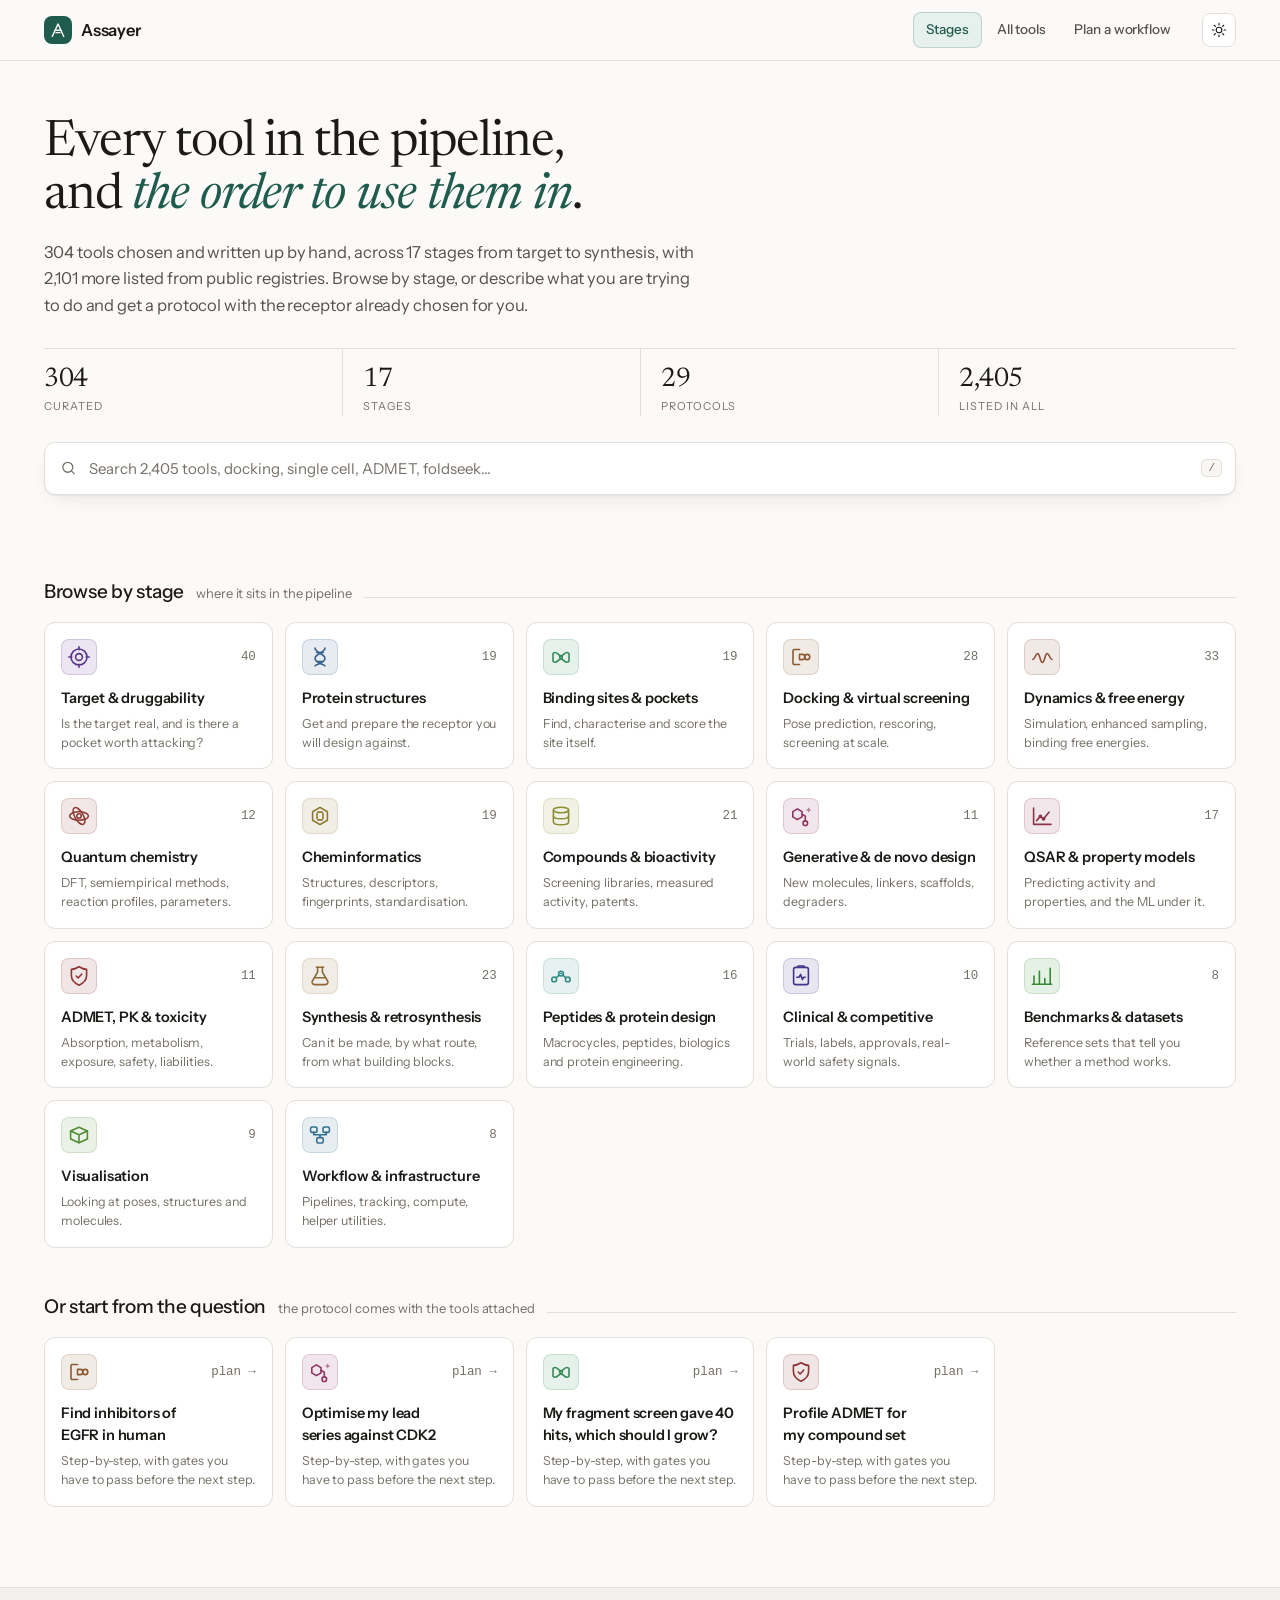
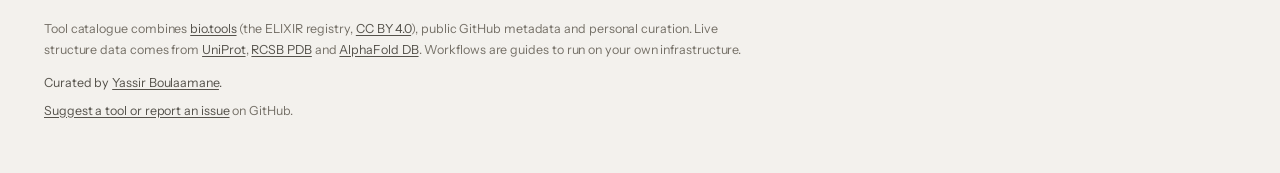
<file: web/index.html>
<!doctype html>
<html lang="en">
<head>
<meta charset="utf-8">
<meta name="viewport" content="width=device-width, initial-scale=1, viewport-fit=cover">
<title>Assayer — Drug-discovery tools &amp; workflow planning</title>
<meta name="description" content="Explore tools for medicinal and computational chemistry. Turn a research question into a workflow with tools, decision gates and live protein structure rankings.">
<link rel="canonical" href="https://assayer.vercel.app/">
<meta property="og:type" content="website">
<meta property="og:site_name" content="Assayer">
<meta property="og:title" content="Assayer — Drug-discovery tools &amp; workflow planning">
<meta property="og:description" content="Explore tools for medicinal and computational chemistry. Plan your next research workflow, with tools and decision gates for each step.">
<meta property="og:url" content="https://assayer.vercel.app/">
<meta property="og:image" content="https://assayer.vercel.app/assets/social-preview.png">
<meta property="og:image:type" content="image/png">
<meta property="og:image:width" content="1200">
<meta property="og:image:height" content="630">
<meta property="og:image:alt" content="Assayer. Drug-discovery tools, and the workflow to put them to work. Explore tools, plan a workflow, run the research.">
<meta name="twitter:card" content="summary_large_image">
<meta name="twitter:title" content="Assayer — Drug-discovery tools &amp; workflow planning">
<meta name="twitter:description" content="Explore tools for medicinal and computational chemistry and plan your next research workflow.">
<meta name="twitter:image" content="https://assayer.vercel.app/assets/social-preview.png">
<meta name="twitter:image:alt" content="Assayer. Drug-discovery tools, and the workflow to put them to work.">
<meta name="color-scheme" content="light dark">
<link rel="preconnect" href="https://rest.uniprot.org">
<link rel="preconnect" href="https://search.rcsb.org">
<link rel="preload" href="assets/fonts/instrument-sans-v4-latin.woff2" as="font" type="font/woff2" crossorigin>
<link rel="preload" href="assets/fonts/newsreader-v26-latin.woff2" as="font" type="font/woff2" crossorigin>
<link rel="stylesheet" href="assets/styles.css?v=ff52373a6b">
<link rel="icon" href="data:image/svg+xml,<svg xmlns='http://www.w3.org/2000/svg' viewBox='0 0 24 24'><rect width='24' height='24' rx='5' fill='%231f5c4d'/><g fill='none' stroke='%23fbfaf8' stroke-width='2.1' stroke-linecap='round' stroke-linejoin='round'><path d='M5.4 19.6 L12 5.4 L18.6 19.6'/><path d='M8.6 12.8 L15.4 12.8'/><path d='M9.7 15.5 L14.3 15.5'/></g></svg>">
</head>
<body>

<header class="top">
  <div class="wrap">
    <a class="brand" href="#/">
      <span class="mark">
        <svg viewBox="0 0 24 24" fill="none" stroke="currentColor" stroke-width="1.9" stroke-linecap="round" stroke-linejoin="round">
          <path d="M4.3 20.6 L12 3.9 L19.7 20.6"/>
          <path d="M8.1 12.4 L15.9 12.4"/>
          <path d="M9.4 15.5 L14.6 15.5"/>
        </svg>
      </span>
      <span>Assayer</span>
    </a>
    <nav class="main" aria-label="Primary">
      <a href="#/" data-route="home">Stages</a>
      <a href="#/browse" data-route="browse">All tools</a>
      <a href="#/workflow" data-route="workflow">Plan a workflow</a>
    </nav>
    <button class="iconbtn" id="theme" title="Switch theme" aria-label="Switch theme">
      <svg viewBox="0 0 24 24" fill="none" stroke="currentColor" stroke-width="1.7" stroke-linecap="round" stroke-linejoin="round">
        <circle cx="12" cy="12" r="4.2"/><path d="M12 2v2.4M12 19.6V22M2 12h2.4M19.6 12H22M4.9 4.9l1.7 1.7M17.4 17.4l1.7 1.7M19.1 4.9l-1.7 1.7M6.6 17.4l-1.7 1.7"/>
      </svg>
    </button>
  </div>
</header>

<main id="app"><div class="wrap"><div class="empty" role="status">Loading the atlas…</div></div></main>
<noscript><div class="wrap"><p>Enable JavaScript to browse tools and plan workflows.</p></div></noscript>

<div class="scrim" id="scrim" hidden></div>
<aside class="drawer" id="drawer" hidden role="dialog" aria-modal="true" aria-label="Tool detail" tabindex="-1"></aside>

<footer>
  <div class="wrap">
    <p>Tool catalogue combines <a href="https://bio.tools" target="_blank" rel="noopener">bio.tools</a>
    (the ELIXIR registry, <a href="https://creativecommons.org/licenses/by/4.0/" target="_blank" rel="noopener">CC&nbsp;BY&nbsp;4.0</a>),
    public GitHub metadata and personal curation. Live structure data comes from
    <a href="https://www.uniprot.org" target="_blank" rel="noopener">UniProt</a>,
    <a href="https://www.rcsb.org" target="_blank" rel="noopener">RCSB PDB</a> and
    <a href="https://alphafold.ebi.ac.uk" target="_blank" rel="noopener">AlphaFold DB</a>.
    Workflows are guides to run on your own infrastructure.</p>
    <p class="footer-credit">Curated by <a href="https://yboulaamane.github.io/" target="_blank" rel="noopener">Yassir Boulaamane</a>.</p>
    <p class="footer-feedback"><a href="https://github.com/yboulaamane/assayer/issues/new" target="_blank" rel="noopener">Suggest a tool or report an issue</a> on GitHub.</p>
  </div>
</footer>

<script type="module" src="assets/app.js?v=5699be5fd0"></script>
</body>
</html>
</file>
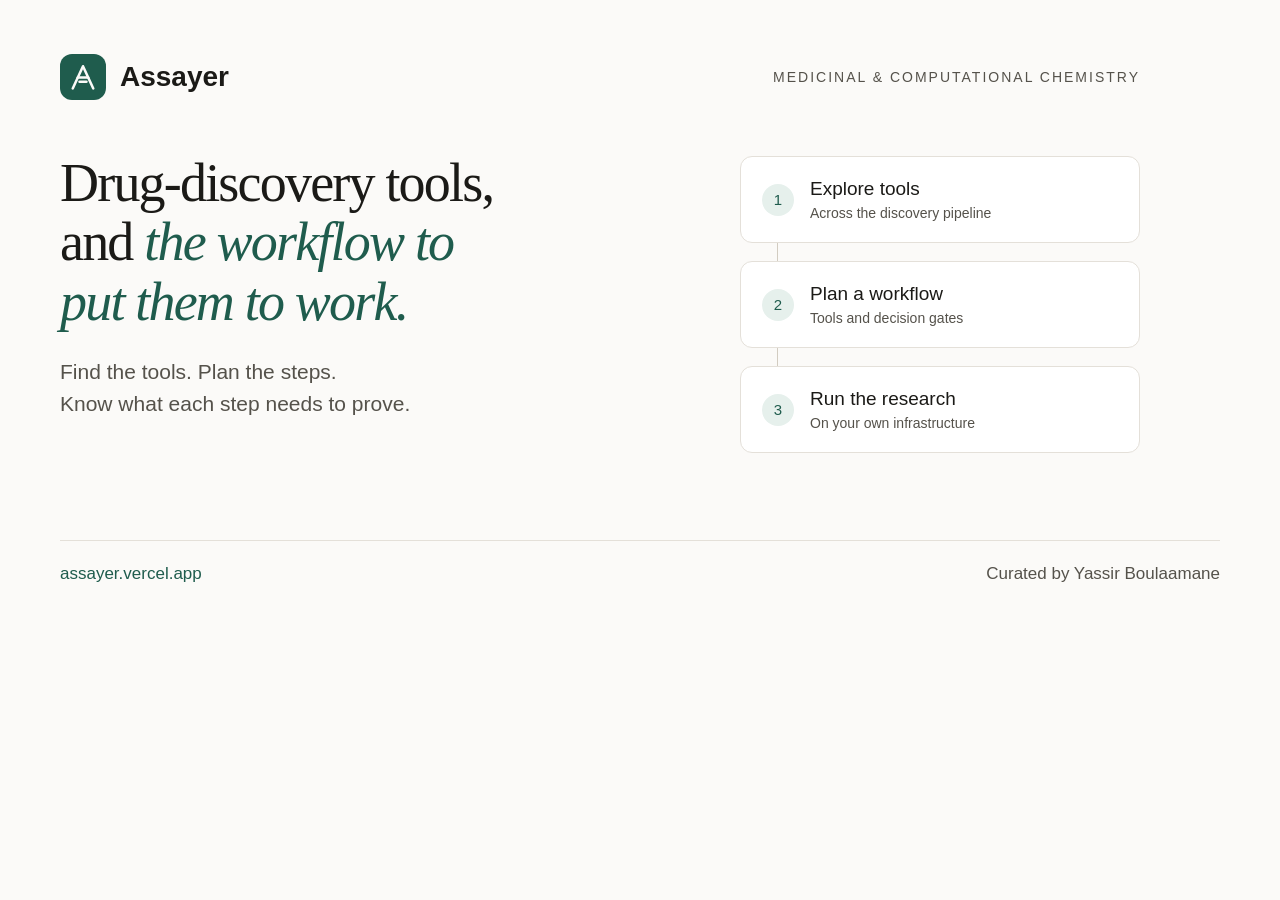
<file: scripts/social-preview.html>
<!doctype html>
<html lang="en">
<meta charset="utf-8">
<title>Assayer social preview source</title>
<style>
  * { box-sizing: border-box; }
  body { margin: 0; width: 1200px; height: 630px; background: #fbfaf8; color: #1b1a17; font-family: Arial, sans-serif; padding: 54px 60px; }
  header { display: flex; align-items: center; gap: 14px; font-size: 28px; font-weight: 600; }
  .mark { width: 46px; height: 46px; background: #1f5c4d; border-radius: 12px; display: grid; place-items: center; }
  .mark svg { width: 32px; height: 32px; }
  .edition { margin-left: auto; font-size: 14px; letter-spacing: 2px; font-weight: 400; color: #55524b; }
  main { display: grid; grid-template-columns: 640px 1fr; gap: 40px; margin-top: 54px; }
  h1 { margin: 0; font: 54px/1.1 Georgia, serif; letter-spacing: -1.8px; }
  h1 em { color: #1f5c4d; font-weight: normal; }
  .description { font-size: 21px; line-height: 1.5; color: #55524b; margin: 24px 0 0; max-width: 560px; }
  .steps { padding-top: 2px; }
  .step { background: #fff; border: 1px solid #e4e0d9; border-radius: 12px; padding: 21px; display: flex; gap: 16px; align-items: center; }
  .num { width: 32px; height: 32px; display: grid; place-items: center; border-radius: 50%; background: #e6f0ec; color: #1f5c4d; font-size: 15px; flex: none; }
  .step b { display: block; font-size: 19px; font-weight: 500; }
  .step small { display: block; font-size: 14px; color: #55524b; margin-top: 5px; }
  .line { height: 18px; margin-left: 37px; border-left: 1px solid #d2ccc1; }
  footer { position: absolute; left: 60px; right: 60px; top: 540px; border-top: 1px solid #e4e0d9; padding-top: 23px; display: flex; justify-content: space-between; font-size: 17px; color: #55524b; }
  footer b { color: #1f5c4d; font-weight: 500; }
</style>
<header>
  <span class="mark"><svg viewBox="0 0 24 24" fill="none" stroke="#fbfaf8" stroke-width="1.9" stroke-linecap="round" stroke-linejoin="round"><path d="M4.3 20.6 L12 3.9 L19.7 20.6"/><path d="M8.1 12.4 L15.9 12.4"/><path d="M9.4 15.5 L14.6 15.5"/></svg></span>
  Assayer <span class="edition">MEDICINAL &amp; COMPUTATIONAL CHEMISTRY</span>
</header>
<main>
  <div>
    <h1>Drug-discovery tools,<br>and <em>the workflow to<br>put them to work.</em></h1>
    <p class="description">Find the tools. Plan the steps.<br>Know what each step needs to prove.</p>
  </div>
  <div class="steps">
    <div class="step"><span class="num">1</span><div><b>Explore tools</b><small>Across the discovery pipeline</small></div></div>
    <div class="line"></div>
    <div class="step"><span class="num">2</span><div><b>Plan a workflow</b><small>Tools and decision gates</small></div></div>
    <div class="line"></div>
    <div class="step"><span class="num">3</span><div><b>Run the research</b><small>On your own infrastructure</small></div></div>
  </div>
</main>
<footer><b>assayer.vercel.app</b><span>Curated by Yassir Boulaamane</span></footer>
</html>
</file>
<file: web/assets/styles.css>
/* ------------------------------------------------------------------- faces */
/* Self-hosted rather than fetched from a font CDN: the catalogue makes no
   third-party requests a visitor did not ask for, and that should hold for
   the typography too. Both families are OFL; the licences sit beside them. */
@font-face {
  font-family: "Instrument Sans";
  src: url("fonts/instrument-sans-v4-latin.woff2") format("woff2");
  font-weight: 400 700; font-style: normal; font-display: swap;
}
@font-face {
  font-family: "Newsreader";
  src: url("fonts/newsreader-v26-latin.woff2") format("woff2");
  font-weight: 200 800; font-style: normal; font-display: swap;
}
@font-face {
  font-family: "Newsreader";
  src: url("fonts/newsreader-v26-latin-italic.woff2") format("woff2");
  font-weight: 400; font-style: italic; font-display: swap;
}

/* ------------------------------------------------------------------ tokens */
:root {
  --bg: #fbfaf8;
  --bg-sunk: #f3f1ed;
  --surface: #ffffff;
  --surface-2: #f7f6f3;
  --line: #e4e0d9;
  --line-strong: #d2ccc1;
  --ink: #1b1a17;
  --ink-2: #55524b;
  --ink-3: #757067;
  --accent: #1f5c4d;
  --accent-soft: #e6f0ec;
  --on-accent: #fbfaf8;
  --warn: #9a5b12;
  --shadow: 0 1px 2px rgba(27, 26, 23, .05), 0 8px 24px -12px rgba(27, 26, 23, .16);
  --shadow-lift: 0 2px 4px rgba(27, 26, 23, .06), 0 18px 40px -18px rgba(27, 26, 23, .28);
  --r-xs: 5px;
  --r-sm: 8px;
  --r: 11px;
  --r-lg: 16px;
  --mono: ui-monospace, "SF Mono", "JetBrains Mono", Menlo, Consolas, monospace;
  --sans: "Instrument Sans", -apple-system, BlinkMacSystemFont, "Segoe UI", Roboto, system-ui, sans-serif;
  --serif: "Newsreader", "Iowan Old Style", "Palatino Linotype", Palatino, Georgia, serif;
  --maxw: 1240px;
  --ease: cubic-bezier(.2, .7, .3, 1);
}
/* The dark palette is warm too. A cream page that turns blue-grey after dark
   reads as two designs rather than one. */
@media (prefers-color-scheme: dark) {
  :root:not([data-theme="light"]) {
    --bg: #1a1815; --bg-sunk: #141210; --surface: #211e1a; --surface-2: #272420;
    --line: #332f29; --line-strong: #453f37; --ink: #efebe4; --ink-2: #aea89e;
    --ink-3: #918a82; --accent: #7fd1b9; --accent-soft: #1e2c28; --on-accent: #141210;
    --warn: #e0a860;
    --shadow: 0 1px 2px rgba(0,0,0,.4), 0 8px 24px -12px rgba(0,0,0,.6);
    --shadow-lift: 0 2px 4px rgba(0,0,0,.45), 0 18px 40px -18px rgba(0,0,0,.8);
  }
  :root:not([data-theme="light"]) .stage-card,
  :root:not([data-theme="light"]) .tool,
  :root:not([data-theme="light"]) .minitool { --c: hsl(var(--h) 52% 66%); }
}
[data-theme="dark"] .stage-card,
[data-theme="dark"] .tool,
[data-theme="dark"] .minitool { --c: hsl(var(--h) 52% 66%); }
[data-theme="dark"] {
  --bg: #1a1815; --bg-sunk: #141210; --surface: #211e1a; --surface-2: #272420;
  --line: #332f29; --line-strong: #453f37; --ink: #efebe4; --ink-2: #aea89e;
  --ink-3: #918a82; --accent: #7fd1b9; --accent-soft: #1e2c28; --on-accent: #141210;
  --warn: #e0a860;
  --shadow: 0 1px 2px rgba(0,0,0,.4), 0 8px 24px -12px rgba(0,0,0,.6);
  --shadow-lift: 0 2px 4px rgba(0,0,0,.45), 0 18px 40px -18px rgba(0,0,0,.8);
}

* { box-sizing: border-box; }
[hidden] { display: none !important; }
html { scroll-behavior: smooth; }
body {
  margin: 0; background: var(--bg); color: var(--ink);
  font: 15px/1.58 var(--sans);
  letter-spacing: -.005em;
  font-optical-sizing: auto;
  -webkit-font-smoothing: antialiased;
}
a { color: inherit; }
button { font: inherit; color: inherit; letter-spacing: inherit; }
::selection { background: var(--accent-soft); color: var(--ink); }
:focus-visible { outline: 2px solid var(--accent); outline-offset: 2px; }
h1, h2, h3 { text-wrap: balance; }
.lede, .step .why, .tool .desc { text-wrap: pretty; }
.wrap { max-width: var(--maxw); margin: 0 auto; padding: 0 24px; }
.ico { width: 24px; height: 24px; flex: none; }

/* ------------------------------------------------------------------ header */
header.top {
  position: sticky; top: 0; z-index: 50;
  background: color-mix(in srgb, var(--bg) 86%, transparent);
  backdrop-filter: saturate(1.6) blur(12px);
  border-bottom: 1px solid var(--line);
}
.top .wrap { display: flex; align-items: center; gap: 18px; height: 60px; }
.brand { display: flex; align-items: center; gap: 9px; text-decoration: none; }
.brand > span:last-child { font: 600 16.5px/1 var(--sans); letter-spacing: -.012em; }
.brand .mark {
  width: 28px; height: 28px; border-radius: var(--r-sm); display: grid; place-items: center;
  background: var(--accent); color: var(--on-accent); flex: none;
}
.brand .mark svg { width: 18px; height: 18px; }

nav.main { display: flex; gap: 2px; margin-left: auto; }
nav.main a {
  padding: 7px 13px; border-radius: var(--r-sm); text-decoration: none; color: var(--ink-2);
  font-size: 13.5px; font-weight: 500; transition: background .15s, color .15s, box-shadow .15s;
}
nav.main a:hover { background: var(--surface-2); color: var(--ink); }
nav.main a.on {
  background: var(--accent-soft); color: var(--accent);
  box-shadow: inset 0 0 0 1px color-mix(in srgb, var(--accent) 20%, transparent);
}
.iconbtn {
  width: 34px; height: 34px; display: grid; place-items: center; cursor: pointer;
  border: 1px solid var(--line); border-radius: var(--r-sm); background: var(--surface);
  transition: border-color .15s, color .15s;
}
.iconbtn:hover { border-color: var(--line-strong); color: var(--accent); }
.iconbtn svg { width: 16px; height: 16px; }

/* -------------------------------------------------------------------- hero */
.hero { padding: 56px 0 30px; }
.hero h1 {
  font: 400 clamp(31px, 4.8vw, 50px)/1.06 var(--serif);
  /* On its own line: a `font:` shorthand a parser rejects takes the family and
     the size down with the weight, and the fallback serif has no 380. */
  font-weight: 380;
  letter-spacing: -.021em; margin: 0 0 16px; max-width: 19ch;
}
.hero h1 em { font-style: italic; font-weight: 400; color: var(--accent); }
.hero p.lede { margin: 0; font-size: 16.5px; line-height: 1.6; color: var(--ink-2); max-width: 60ch; }

/* Hairline-ruled figures, the way a specification sheet sets them out, rather
   than four numbers floating in a row. */
.stat-row {
  display: grid; grid-template-columns: repeat(auto-fit, minmax(118px, 1fr));
  margin-top: 30px; border-top: 1px solid var(--line);
}
.stat { padding: 15px 20px 0 0; }
.stat + .stat { padding-left: 20px; border-left: 1px solid var(--line); }
.stat b {
  display: block; font: 400 27px/1.15 var(--serif);
  letter-spacing: -.015em; font-variant-numeric: tabular-nums;
}
.stat span {
  display: block; margin-top: 3px; font-size: 11px; color: var(--ink-3);
  text-transform: uppercase; letter-spacing: .09em;
}

/* ------------------------------------------------------------------ search */
.searchbar { position: relative; margin: 26px 0 8px; }
.searchbar svg { position: absolute; left: 16px; top: 50%; transform: translateY(-50%); width: 17px; height: 17px; color: var(--ink-3); }
.searchbar input {
  width: 100%; padding: 14px 16px 14px 44px; font: inherit; color: var(--ink);
  background: var(--surface); border: 1px solid var(--line); border-radius: var(--r);
  box-shadow: var(--shadow); outline: none; transition: border-color .15s, box-shadow .15s;
}
.searchbar input::placeholder { color: var(--ink-3); }
.searchbar input:focus { border-color: var(--accent); box-shadow: var(--shadow), 0 0 0 3.5px var(--accent-soft); }
.searchbar kbd {
  position: absolute; right: 14px; top: 50%; transform: translateY(-50%);
  font: 11px var(--mono); color: var(--ink-3); border: 1px solid var(--line);
  border-radius: var(--r-xs); padding: 2px 6px; background: var(--surface-2);
}

/* ------------------------------------------------------------- stage cards */
.section-head { display: flex; align-items: baseline; gap: 12px; margin: 48px 0 18px; }
.section-head h2 { font: 500 19px/1.2 var(--sans); letter-spacing: -.014em; margin: 0; white-space: nowrap; }
.section-head span { font-size: 13px; color: var(--ink-3); }
/* The rule runs out to the margin from whatever the heading leaves free. */
.section-head::after { content: ""; flex: 1 1 24px; height: 1px; background: var(--line); }
.stage-grid { display: grid; grid-template-columns: repeat(auto-fill, minmax(228px, 1fr)); gap: 12px; }
.stage-card {
  --c: hsl(var(--h) 46% 38%);
  position: relative; display: block; text-decoration: none; padding: 16px;
  border-radius: var(--r); background: var(--surface); border: 1px solid var(--line);
  overflow: hidden;
  transition: transform .16s var(--ease), box-shadow .16s, border-color .16s;
}
/* The stage's own colour, held back until you reach for the card. */
.stage-card::before, .tool::before {
  content: ""; position: absolute; inset: 0 0 auto; height: 2px;
  background: var(--c); opacity: 0; transition: opacity .16s;
}
.stage-card:hover::before, .tool:hover::before,
.tool:focus-visible::before { opacity: 1; }
.stage-card:hover { transform: translateY(-2px); box-shadow: var(--shadow-lift); border-color: var(--c); }
.stage-card .top-row { display: flex; align-items: center; justify-content: space-between; margin-bottom: 12px; }
.stage-card .badge {
  width: 36px; height: 36px; border-radius: var(--r-sm); display: grid; place-items: center;
  color: var(--c); background: color-mix(in srgb, var(--c) 12%, transparent);
  border: 1px solid color-mix(in srgb, var(--c) 18%, transparent);
}
.stage-card .n {
  font: 500 12.5px var(--mono); color: var(--ink-3); font-variant-numeric: tabular-nums;
}
.stage-card h3 { margin: 0 0 5px; font-size: 14.5px; font-weight: 600; letter-spacing: -.012em; }
.stage-card p { margin: 0; font-size: 12.5px; line-height: 1.5; color: var(--ink-3); }

/* -------------------------------------------------------------- tool cards */
.toolbar { display: flex; flex-wrap: wrap; gap: 8px; align-items: center; margin: 18px 0; }
/* These are filters that happen to be links, so they are not underlined; the
   selected one is filled in instead, which is what actually carries the state. */
.chip {
  display: inline-flex; align-items: center; padding: 6px 12px; border-radius: 99px;
  border: 1px solid var(--line); background: var(--surface); text-decoration: none;
  font-size: 12.5px; font-weight: 500; color: var(--ink-2); cursor: pointer;
  white-space: nowrap; transition: background .14s, border-color .14s, color .14s;
}
.chip:hover { border-color: var(--line-strong); color: var(--ink); background: var(--surface-2); }
.chip.on {
  background: var(--accent); color: var(--on-accent); border-color: var(--accent);
}
.chip.on:hover { background: var(--accent); color: var(--on-accent); filter: brightness(1.08); }
.chip .cnt { opacity: .6; margin-left: 6px; font-variant-numeric: tabular-nums; }
.spacer { flex: 1 1 auto; }
.count-note { font-size: 12.5px; color: var(--ink-3); font-variant-numeric: tabular-nums; }

/* Says which of the two layers you are looking at, in the reading order of the
   page rather than as a footnote nobody reaches. */
.layer-note {
  margin: 0 0 18px; padding: 11px 14px; border-radius: var(--r-sm);
  border: 1px solid var(--line); background: var(--surface-2);
  font-size: 12.5px; line-height: 1.6; color: var(--ink-2); max-width: 86ch;
}
.layer-note b { color: var(--ink); font-weight: 600; }
.layer-note a { color: var(--accent); text-underline-offset: 2px; }

.tool-grid { display: grid; grid-template-columns: repeat(auto-fill, minmax(268px, 1fr)); gap: 12px; }
.tool {
  --c: hsl(var(--h) 46% 38%);
  position: relative; text-align: left; width: 100%; cursor: pointer;
  padding: 14px; border-radius: var(--r); background: var(--surface);
  border: 1px solid var(--line); overflow: hidden;
  transition: transform .16s var(--ease), box-shadow .16s, border-color .16s;
}
.tool:hover { transform: translateY(-2px); box-shadow: var(--shadow-lift); border-color: var(--c); }
.tool .head { display: flex; gap: 11px; align-items: flex-start; }
.tool .tile {
  width: 38px; height: 38px; border-radius: var(--r-sm); flex: none; display: grid; place-items: center;
  color: var(--c); background: color-mix(in srgb, var(--c) 13%, transparent);
  border: 1px solid color-mix(in srgb, var(--c) 22%, transparent);
}
.tool .tile svg { width: 20px; height: 20px; }
.tool .nm { font-size: 14px; font-weight: 600; letter-spacing: -.014em; line-height: 1.3; word-break: break-word; }
.tool .sub { font: 11px var(--mono); color: var(--ink-3); margin-top: 3px; }
.tool .desc {
  margin: 10px 0 0; font-size: 12.5px; line-height: 1.5; color: var(--ink-2);
  display: -webkit-box; -webkit-line-clamp: 2; -webkit-box-orient: vertical; overflow: hidden;
  transition: -webkit-line-clamp .2s;
}
.tool:hover .desc, .tool:focus-visible .desc { -webkit-line-clamp: 6; }
.tool .foot { display: flex; gap: 6px; flex-wrap: wrap; margin-top: 11px; }
.pill {
  font-size: 10.5px; letter-spacing: .02em; padding: 2.5px 7px; border-radius: var(--r-xs);
  background: var(--surface-2); color: var(--ink-3); border: 1px solid var(--line);
  white-space: nowrap;
}
.pill.acc { color: var(--c); background: color-mix(in srgb, var(--c) 11%, transparent); border-color: color-mix(in srgb, var(--c) 20%, transparent); }
/* An endorsement, so not the warning colour. */
.pill.curated {
  color: var(--accent); font-weight: 600;
  background: var(--accent-soft);
  border-color: color-mix(in srgb, var(--accent) 26%, transparent);
}
/* No longer maintained upstream: still listed, but the reader should know. */
.pill.archived {
  color: var(--warn); background: color-mix(in srgb, var(--warn) 10%, transparent);
  border-color: color-mix(in srgb, var(--warn) 30%, transparent);
}
.pill.star { color: var(--warn); border-color: color-mix(in srgb, var(--warn) 30%, transparent); background: color-mix(in srgb, var(--warn) 10%, transparent); }

/* ------------------------------------------------------------------ drawer */
.scrim { position: fixed; inset: 0; background: rgba(20,19,17,.34); backdrop-filter: blur(2px); z-index: 90; opacity: 0; transition: opacity .18s; }
.scrim.show { opacity: 1; }
.drawer {
  position: fixed; top: 0; right: 0; bottom: 0; width: min(480px, 100%); z-index: 91;
  background: var(--surface); border-left: 1px solid var(--line); box-shadow: var(--shadow-lift);
  transform: translateX(100%); transition: transform .24s cubic-bezier(.2,.75,.25,1);
  display: flex; flex-direction: column;
}
.drawer.show { transform: none; }
.drawer .dhead {
  padding: 20px 22px 16px; border-bottom: 1px solid var(--line);
  background: linear-gradient(var(--surface-2), var(--surface));
}
.drawer .dbody { padding: 20px 22px 40px; overflow-y: auto; scrollbar-width: thin; }
.drawer .dbody::-webkit-scrollbar { width: 10px; }
.drawer .dbody::-webkit-scrollbar-thumb {
  background: var(--line-strong); border-radius: 99px;
  border: 3px solid var(--surface); background-clip: padding-box;
}
.drawer h2 {
  margin: 0; font: 400 21px/1.25 var(--serif); font-weight: 420; letter-spacing: -.016em;
}
.drawer .close { position: absolute; top: 16px; right: 18px; }
.kv { display: grid; grid-template-columns: 104px 1fr; gap: 8px 14px; font-size: 13px; margin: 4px 0 18px; }
.kv dt {
  color: var(--ink-3); font-size: 11px; padding-top: 3px;
  text-transform: uppercase; letter-spacing: .07em;
}
.kv dd { margin: 0; }
.linkrow { display: flex; flex-wrap: wrap; gap: 8px; margin-top: 6px; }
.btn {
  display: inline-flex; align-items: center; gap: 7px; padding: 8px 13px;
  border-radius: var(--r-sm);
  border: 1px solid var(--line); background: var(--surface-2); text-decoration: none;
  font-size: 13px; font-weight: 500; cursor: pointer;
  transition: background .14s, border-color .14s, color .14s, filter .14s;
}
.btn:hover { border-color: var(--line-strong); background: var(--surface); }
.btn.primary { background: var(--accent); color: var(--on-accent); border-color: var(--accent); }
.btn.primary:hover { filter: brightness(1.08); }
.btn svg { width: 15px; height: 15px; }

/* ------------------------------------------------------------ code blocks */
.code { margin: 16px 0 0; background: var(--surface-2); border: 1px solid var(--line); border-radius: var(--r-sm); overflow: hidden; }
.code .chead {
  display: flex; align-items: center; justify-content: space-between; gap: 10px;
  padding: 7px 8px 7px 12px; border-bottom: 1px solid var(--line);
  font: 500 10.5px var(--sans); letter-spacing: .07em; text-transform: uppercase; color: var(--ink-3);
}
.code pre { margin: 0; padding: 12px; overflow-x: auto; font: 12px/1.65 var(--mono); color: var(--ink); }
.code .copy {
  border: 1px solid var(--line); background: var(--surface); border-radius: var(--r-xs);
  padding: 3px 9px; font: 500 11px var(--sans); cursor: pointer; color: var(--ink-2);
  letter-spacing: 0; text-transform: none; white-space: nowrap;
}
.code .copy:hover { color: var(--ink); border-color: var(--line-strong); }
.code .cmt { color: var(--ink-3); }

/* ---------------------------------------------------------------- workflow */
.wf-input { display: flex; gap: 10px; margin: 22px 0 10px; }
.wf-input input {
  flex: 1; min-width: 0; padding: 14px 16px; font: inherit; background: var(--surface); color: var(--ink);
  border: 1px solid var(--line); border-radius: var(--r); outline: none; box-shadow: var(--shadow);
}
.wf-input input:focus { border-color: var(--accent); box-shadow: var(--shadow), 0 0 0 3.5px var(--accent-soft); }
.workflow-examples { margin: 12px 0 26px; }
.workflow-examples summary { cursor: pointer; font-size: 12.5px; color: var(--ink-2); padding: 8px 0; }
.examples { display: flex; flex-wrap: wrap; gap: 7px; margin-top: 6px; }
.examples button {
  border: 1px dashed var(--line-strong); background: none; color: var(--ink-3);
  border-radius: 99px; padding: 5px 11px; font-size: 12px; cursor: pointer;
  transition: color .14s, border-color .14s, background .14s;
}
.examples button:hover {
  color: var(--accent); border-color: color-mix(in srgb, var(--accent) 40%, transparent);
  border-style: solid; background: var(--accent-soft);
}

.nomatch {
  margin: 0 0 24px; padding: 14px 16px; border-radius: var(--r);
  border: 1px solid color-mix(in srgb, var(--warn) 30%, transparent);
  background: color-mix(in srgb, var(--warn) 8%, transparent);
  font-size: 13.5px; line-height: 1.6; color: var(--ink-2);
}
.nomatch b { color: var(--warn); }
.applied {
  margin: 0 0 24px; padding: 13px 16px; border-radius: var(--r);
  border: 1px solid var(--line); background: var(--surface-2);
  font-size: 13px; line-height: 1.65; color: var(--ink-2);
}
.applied b { color: var(--ink); }
.applied code {
  font: 11.5px var(--mono); padding: 1px 5px; border-radius: var(--r-xs);
  background: var(--surface); border: 1px solid var(--line); color: var(--ink);
}
.applied .warnish { color: var(--warn); display: block; margin-top: 6px; }
.applied details { margin-top: 8px; }
.applied summary { cursor: pointer; color: var(--ink-3); font-size: 12.5px; }
.applied ul { margin: 8px 0 0; padding-left: 18px; }
.applied li { margin-bottom: 3px; font-size: 12.5px; }
.applied .why { color: var(--ink-3); }

.nomatch code {
  font: 12px var(--mono); padding: 1px 5px; border-radius: var(--r-xs);
  background: color-mix(in srgb, var(--warn) 14%, transparent); color: var(--ink);
}

.offer {
  display: flex; gap: 16px; align-items: center; justify-content: space-between;
  flex-wrap: wrap; margin: 0 0 26px; padding: 14px 16px; border-radius: var(--r);
  border: 1px dashed var(--line-strong); background: var(--surface);
  font-size: 13.5px; line-height: 1.6; color: var(--ink-2);
}
.offer b { color: var(--ink); }
.offer > div { flex: 1 1 320px; }

.tailor {
  margin: 0 0 26px; padding: 16px 18px; border-radius: var(--r);
  border: 1px solid color-mix(in srgb, var(--accent) 24%, transparent);
  background: var(--accent-soft);
}
.tailor .lab {
  display: flex; align-items: center; gap: 8px; margin-bottom: 8px;
  font: 500 10.5px var(--sans); letter-spacing: .07em; text-transform: uppercase;
  color: var(--accent);
}
.tailor p { margin: 0 0 10px; font-size: 14px; line-height: 1.65; color: var(--ink); }
.tailor p:last-of-type { margin-bottom: 0; }
.tailor .src {
  margin-top: 12px; padding-top: 10px; font-size: 11.5px; color: var(--ink-3);
  border-top: 1px solid color-mix(in srgb, var(--accent) 18%, transparent);
}
.tailor a.tool-ref { color: var(--accent); text-decoration: underline; text-underline-offset: 2px; }
.route-correction { margin: 0 0 20px; }
.route-correction summary { width: fit-content; cursor: pointer; color: var(--ink-2); font-size: 12.5px; }
.route-options { display: flex; flex-wrap: wrap; gap: 7px; margin-top: 10px; padding: 12px; border: 1px solid var(--line); border-radius: var(--r); background: var(--surface-2); }
.caret { display: inline-block; width: 7px; height: 15px; vertical-align: -3px;
  background: var(--accent); opacity: .7; animation: blink 1s steps(2) infinite; }
@keyframes blink { 50% { opacity: 0; } }
@media (prefers-reduced-motion: reduce) { .caret { animation: none; } }

.frame {
  display: grid; gap: 10px; grid-template-columns: repeat(auto-fit, minmax(290px, 1fr));
  margin: 0 0 28px;
}
.frame > div {
  padding: 13px 15px; border-radius: var(--r-sm); border: 1px solid var(--line);
  background: var(--surface); font-size: 13px; line-height: 1.55; color: var(--ink-2);
}
.frame .lab {
  display: block; font: 500 10.5px var(--sans); letter-spacing: .07em;
  text-transform: uppercase; margin-bottom: 5px;
}
.frame .dec { border-color: color-mix(in srgb, var(--accent) 26%, transparent); background: var(--accent-soft); }
.frame .dec .lab { color: var(--accent); }
.frame .kill { border-color: color-mix(in srgb, var(--warn) 26%, transparent); background: color-mix(in srgb, var(--warn) 8%, transparent); }
.frame .kill .lab { color: var(--warn); }
.step .pit {
  font-size: 12.5px; line-height: 1.55; color: var(--ink-2); margin: 0 0 12px;
  padding-left: 12px; border-left: 2px solid color-mix(in srgb, var(--warn) 45%, transparent);
}
.step .pit b { color: var(--warn); font-weight: 600; }

.plan { display: grid; gap: 0; margin-top: 8px; }
.plan-actions { display: flex; flex-wrap: wrap; gap: 8px; margin-top: 10px; }
.step { display: grid; grid-template-columns: 34px 1fr; gap: 18px; }
.step .rail { display: flex; flex-direction: column; align-items: center; }
.step .dot {
  width: 30px; height: 30px; border-radius: 50%; display: grid; place-items: center; flex: none;
  background: var(--surface); border: 1px solid var(--line-strong);
  font: 500 13px/1 var(--serif); color: var(--ink-2);
  font-variant-numeric: tabular-nums;
}
.step .line { width: 1px; flex: 1; background: var(--line); margin: 5px 0; }
.step:last-child .line { display: none; }
.step .body { padding-bottom: 30px; min-width: 0; }
.step h3 {
  margin: 3px 0 7px; font: 500 18px/1.25 var(--serif); letter-spacing: -.016em;
}
.step .why { margin: 0 0 12px; font-size: 13.5px; color: var(--ink-2); line-height: 1.6; }
.step .gate {
  font-size: 12.5px; line-height: 1.55; padding: 10px 13px; border-radius: var(--r-sm);
  margin: 0 0 12px; background: var(--accent-soft); color: var(--accent);
  border: 1px solid color-mix(in srgb, var(--accent) 22%, transparent);
}
.step .gate b { font-weight: 600; }
.minitools { display: flex; flex-wrap: wrap; gap: 7px; }
.minitool {
  --c: hsl(var(--h) 46% 38%);
  display: inline-flex; align-items: center; gap: 6px; padding: 5px 10px 5px 6px;
  border-radius: var(--r-sm); border: 1px solid var(--line); background: var(--surface);
  text-decoration: none; font-size: 12.5px; font-weight: 500; cursor: pointer;
  transition: border-color .14s, transform .14s, background .14s;
}
.minitool:hover {
  border-color: var(--c); transform: translateY(-1px);
  background: color-mix(in srgb, var(--c) 6%, var(--surface));
}
.minitool svg { width: 15px; height: 15px; color: var(--c); }

/* structure table */
.struct-table { width: 100%; border-collapse: collapse; font-size: 13px; margin-top: 6px; }
.struct-table th {
  text-align: left; font-size: 11px; text-transform: uppercase; letter-spacing: .06em;
  color: var(--ink-3); font-weight: 500; padding: 6px 10px; border-bottom: 1px solid var(--line);
}
.struct-table td { padding: 9px 10px; border-bottom: 1px solid var(--line); vertical-align: top; }
.struct-table tr.best td { background: var(--accent-soft); }
.struct-table td.id { font: 600 13px var(--mono); }
.struct-table td.num { font-variant-numeric: tabular-nums; white-space: nowrap; }
.score { display: inline-block; min-width: 34px; font: 600 12px var(--mono); }
.tbl-wrap { overflow-x: auto; border: 1px solid var(--line); border-radius: var(--r); background: var(--surface); }
.note {
  font-size: 12.5px; color: var(--warn); background: color-mix(in srgb, var(--warn) 8%, transparent);
  border: 1px solid color-mix(in srgb, var(--warn) 24%, transparent); border-radius: var(--r-sm);
  padding: 9px 12px; margin: 12px 0 0;
}
.workflow-loading {
  position: relative; overflow: hidden; display: flex; align-items: center; gap: 24px;
  margin: 20px 0 26px; padding: 26px; border: 1px solid var(--line); border-radius: var(--r-lg);
  background: radial-gradient(ellipse at 0% 0%, var(--accent-soft), transparent 65%), var(--surface);
}
.loading-art { width: 112px; flex: none; color: var(--accent); }
.loading-art svg { display: block; width: 100%; }
.loading-orbit { stroke: currentColor; stroke-width: 1; stroke-dasharray: 48 15 4 15; opacity: .35; transform-origin: center; animation: loading-orbit 18s linear infinite; }
.loading-bonds { stroke: currentColor; stroke-width: 1.5; opacity: .45; }
.loading-nodes circle { fill: var(--surface); stroke: currentColor; stroke-width: 2; animation: loading-node 2.4s ease-in-out infinite; }
.loading-nodes circle:nth-child(2n) { animation-delay: -.8s; }
.loading-nodes circle:nth-child(3n) { animation-delay: -1.6s; }
.loading-copy { min-width: 0; }
.loading-eyebrow { font-size: 10px; letter-spacing: .12em; text-transform: uppercase; color: var(--accent); }
.loading-copy h3 { font: 400 26px/1.2 var(--serif); letter-spacing: -.016em; margin: 8px 0; }
.loading-copy p { font-size: 13px; color: var(--ink-2); margin: 0; }
.loading-phases { display: flex; flex-wrap: wrap; gap: 10px 16px; list-style: none; padding: 0; margin: 18px 0 0; }
.loading-phases li { display: flex; align-items: center; gap: 6px; font-size: 11px; color: var(--ink-3); }
.loading-phases li span { display: grid; place-items: center; width: 20px; height: 20px; border: 1px solid var(--line-strong); border-radius: 50%; font-size: 10px; }
.loading-phases .active, .loading-phases .done { color: var(--accent); }
.loading-phases .active span { background: var(--accent); color: var(--on-accent); border-color: var(--accent); }
.loading-phases .done span { border-color: var(--accent); }
.loading-track { position: absolute; bottom: 0; height: 2px; left: 0; right: 0; background: var(--accent-soft); overflow: hidden; }
.loading-track::after { content: ""; display: block; width: 35%; height: 100%; background: var(--accent); animation: loading-sweep 2.8s ease-in-out infinite; }
@keyframes loading-orbit { to { transform: rotate(360deg); } }
@keyframes loading-node { 50% { fill: var(--accent); } }
@keyframes loading-sweep { from { transform: translateX(-100%); } to { transform: translateX(390%); } }
@media (prefers-reduced-motion: reduce) {
  .loading-orbit, .loading-nodes circle, .loading-track::after { animation: none; }
}

.understood {
  border: 1px solid var(--line); border-left: 3px solid var(--accent);
  border-radius: var(--r-sm); background: var(--surface); padding: 14px 16px; margin: 0 0 20px;
}
.understood .lab {
  display: block; font-size: 10px; letter-spacing: .12em; text-transform: uppercase;
  color: var(--accent); margin-bottom: 6px;
}
.understood p { margin: 0; font-size: 14px; }
.understood .why { margin-top: 8px; font-size: 12.5px; color: var(--ink-3); }
.understood .asks { margin-top: 10px; font-size: 13px; }
.understood .asks ul { margin: 6px 0 0; padding-left: 18px; }
.understood .asks li { margin: 3px 0; }

.gate .refs { display: block; margin-top: 5px; font-size: 11.5px; color: var(--ink-3); }
.gate .refs a { color: var(--ink-3); text-decoration: underline; text-underline-offset: 2px; }
.gate .refs a:hover { color: var(--accent); }

.quoted { font-size: 12px; color: var(--ink-3); margin: -6px 0 16px; line-height: 1.5; }
.quoted a { color: var(--ink-2); }

.empty { text-align: center; padding: 70px 20px; color: var(--ink-3); }
footer {
  border-top: 1px solid var(--line); margin-top: 80px; padding: 30px 0 52px;
  font-size: 12.5px; line-height: 1.7; color: var(--ink-3); background: var(--bg-sunk);
}
footer a { color: var(--ink-2); text-underline-offset: 2px; }
footer a:hover { color: var(--accent); }
footer p { margin: 0; max-width: 88ch; }
footer .footer-credit { margin-top: 12px; color: var(--ink-2); }
footer .footer-feedback { margin-top: 6px; }
.sentinel { height: 1px; }
@media (max-width: 640px) {
  .wrap { padding: 0 16px; }
  .top .wrap { flex-wrap: wrap; height: auto; gap: 6px 12px; padding-top: 10px; padding-bottom: 6px; }
  .top .brand { margin-right: auto; }
  .top #theme { width: 44px; height: 44px; }
  nav.main { order: 3; width: 100%; margin-left: 0; }
  nav.main a { flex: 1; display: flex; align-items: center; justify-content: center; min-height: 44px; padding: 7px 9px; font-size: 13px; white-space: nowrap; }
  .hero { padding: 34px 0 20px; }
  .stat-row { grid-template-columns: repeat(2, 1fr); border-top: none; gap: 14px 20px; }
  .stat, .stat + .stat { padding: 0; border-left: none; }
  .stat b { font-size: 24px; }
  .frame, .tool-grid, .stage-grid { grid-template-columns: minmax(0, 1fr); }
  .step { gap: 10px; }
  .btn, .examples button, .chip, .workflow-examples summary { min-height: 44px; }
  .examples button { border-radius: 14px; }
  .drawer .close { width: 44px; height: 44px; top: 10px; right: 12px; }
  .drawer h2 { padding-right: 40px; overflow-wrap: anywhere; }
  .drawer .dbody { padding: 18px 16px 32px; }
  .kv { grid-template-columns: 80px minmax(0, 1fr); gap: 8px; }
  .kv dd, .minitool, .pill { overflow-wrap: anywhere; white-space: normal; }
  .section-head { flex-wrap: wrap; gap: 4px; }
  .workflow-loading { align-items: flex-start; gap: 12px; padding: 18px 14px; }
  .loading-art { width: 54px; }
  .loading-copy h3 { font-size: 22px; }
  .loading-phases { flex-direction: column; gap: 8px; }
}

/* ----------------------------------------------------------------- exports */
.export { margin-top: 22px; padding-top: 18px; border-top: 1px solid var(--line); min-width: 0; }
.export h3 { margin: 0 0 10px; font: 500 18px/1.25 var(--serif); letter-spacing: -.016em; }
.export .note { margin: 0 0 10px; }
.export pre { max-height: 420px; overflow: auto; white-space: pre-wrap; overflow-wrap: anywhere; }
.refsrc { margin: 14px 0 0; padding-left: 22px; font-size: 13px; line-height: 1.55; color: var(--ink-2); }
.refsrc li { margin-bottom: 6px; overflow-wrap: anywhere; }
.refsrc span { display: block; font-size: 11.5px; color: var(--ink-3); }
</file>
